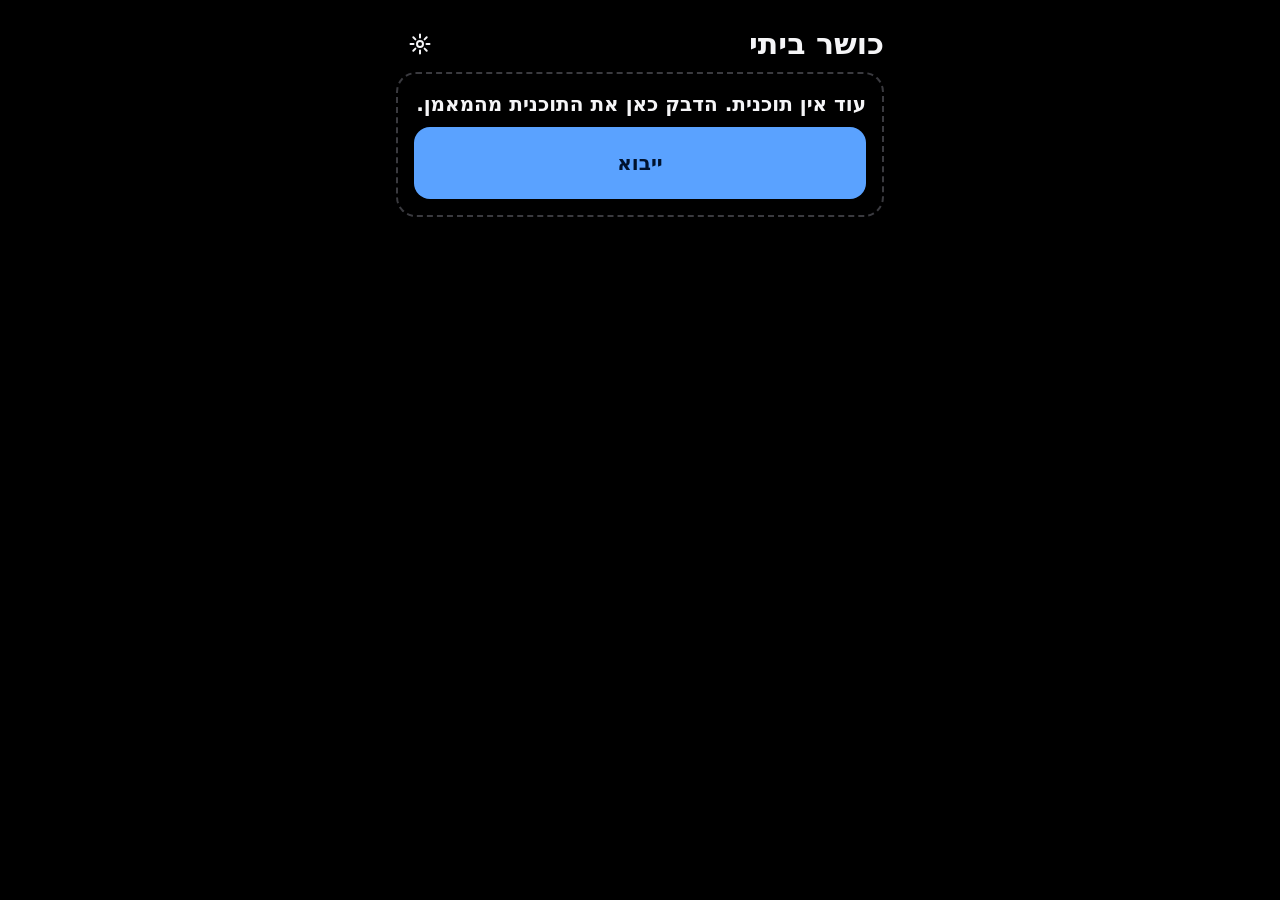
<file: index.html>
<!doctype html>
<html lang="he" dir="rtl">
<head>
  <meta charset="utf-8">
  <meta name="viewport" content="width=device-width, initial-scale=1, viewport-fit=cover">
  <meta name="theme-color" content="#000000">
  <meta name="color-scheme" content="dark">
  <meta name="apple-mobile-web-app-capable" content="yes">
  <meta name="mobile-web-app-capable" content="yes">
  <meta name="apple-mobile-web-app-status-bar-style" content="black-translucent">
  <meta name="apple-mobile-web-app-title" content="כושר">
  <title>כושר ביתי</title>
  <link rel="manifest" href="manifest.json">
  <link rel="apple-touch-icon" href="icons/apple-touch-icon.png">
  <link rel="icon" type="image/png" href="icons/icon-192.png">
  <link rel="stylesheet" href="css/styles.css">
</head>
<body>
  <div id="app"></div>
  <noscript>האפליקציה דורשת JavaScript.</noscript>
  <script type="module" src="js/app.js"></script>
</body>
</html>
</file>
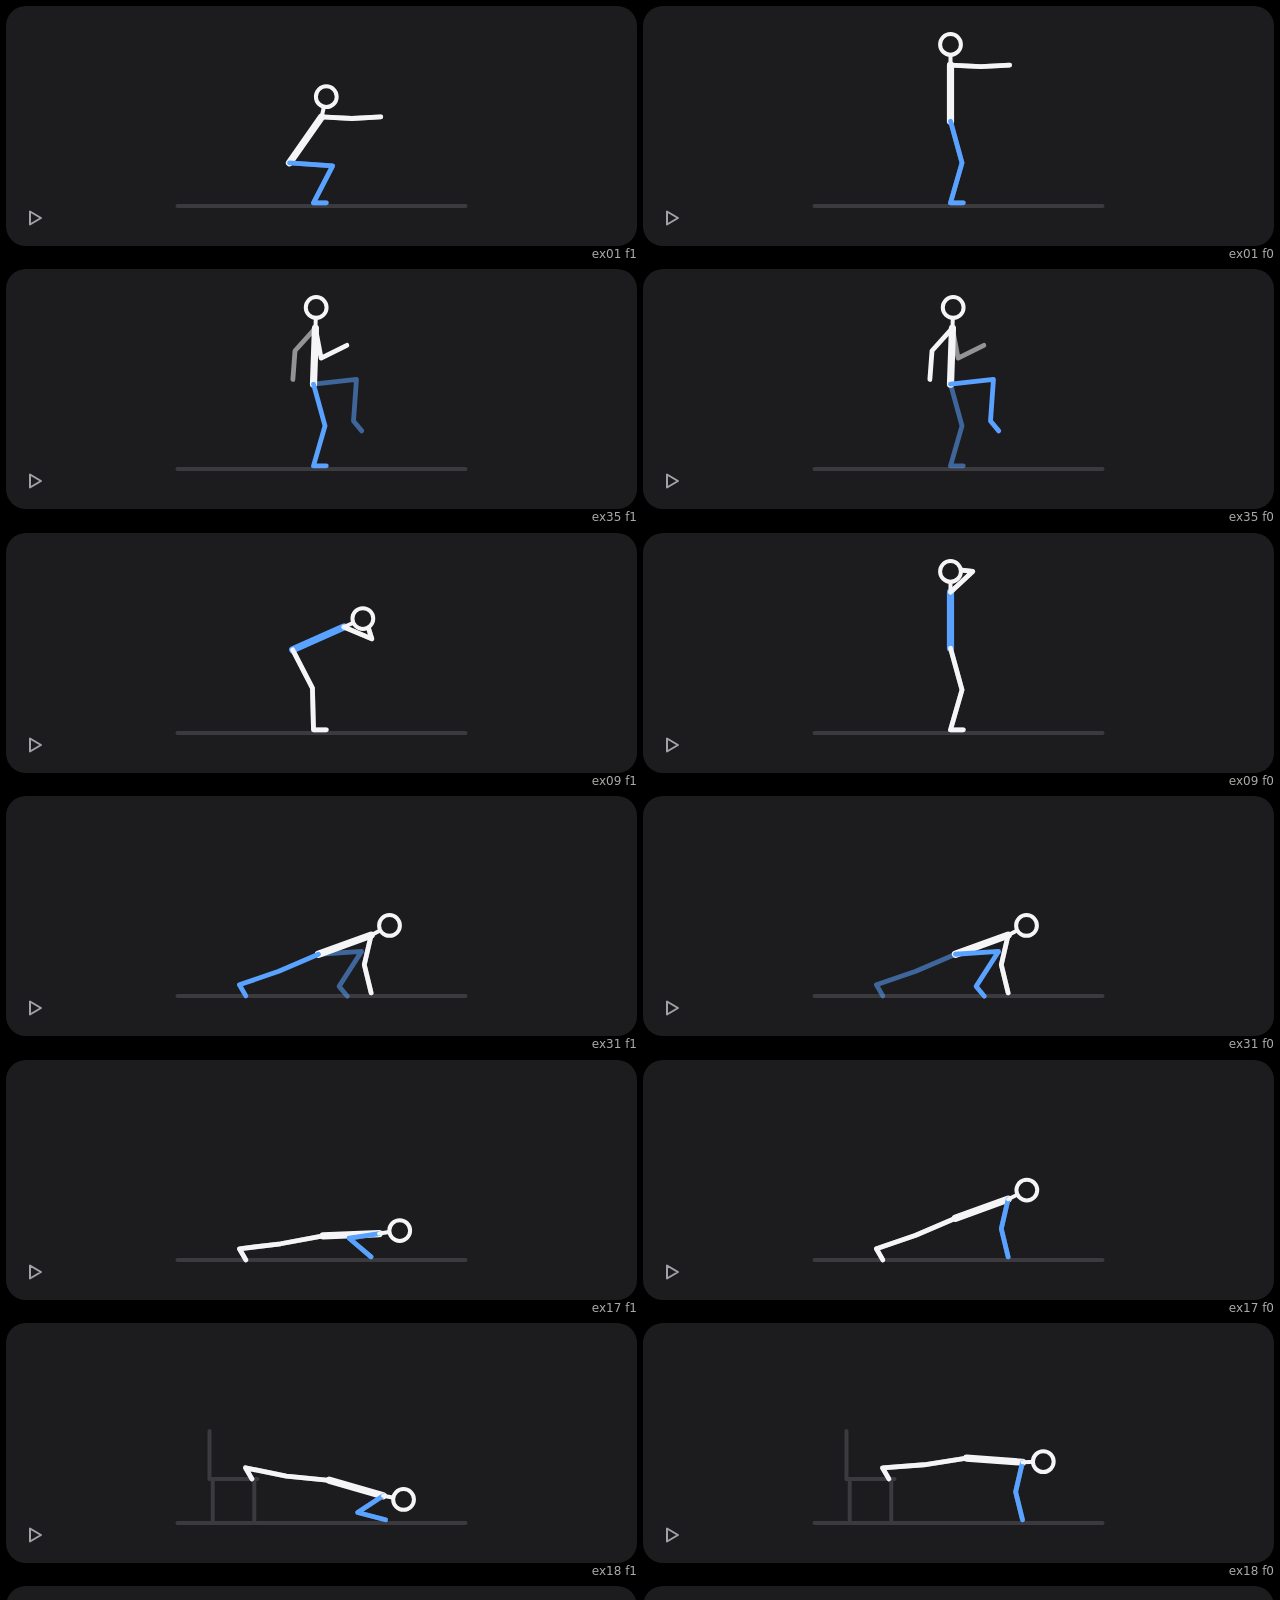
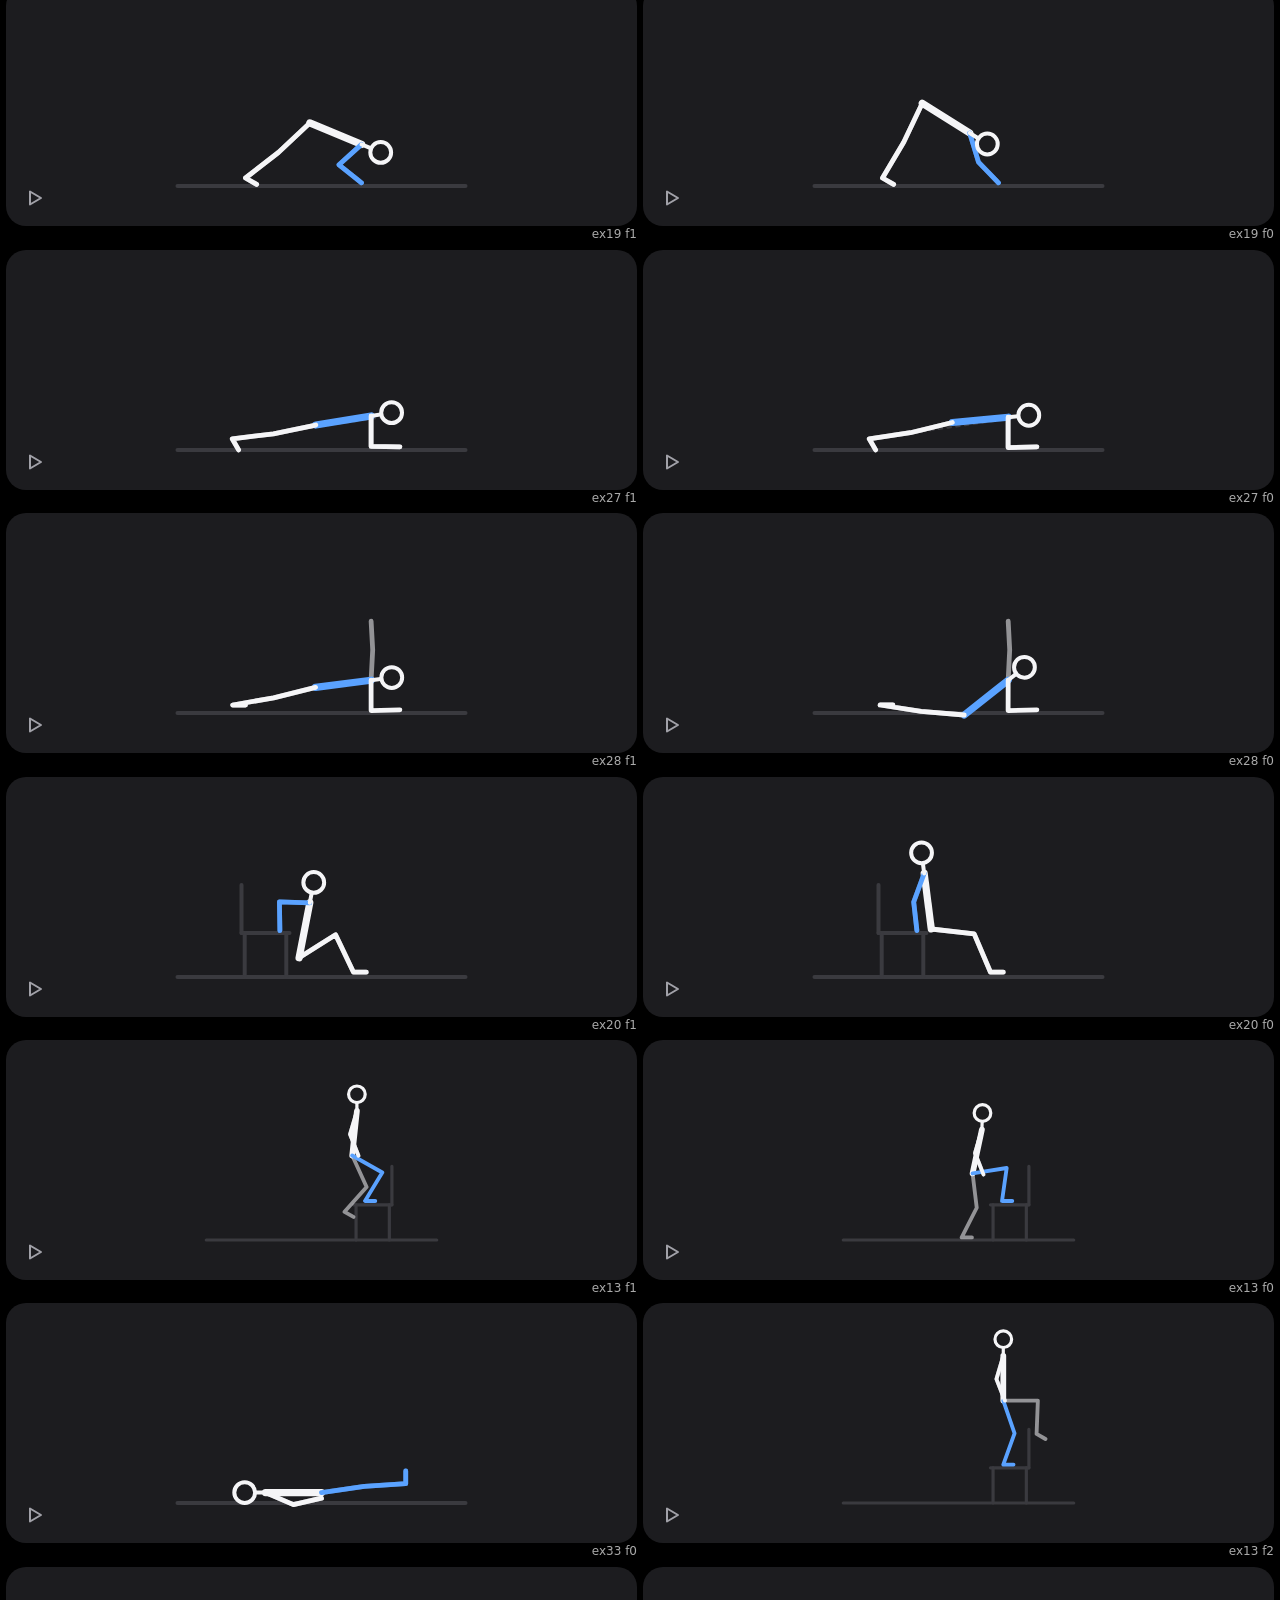
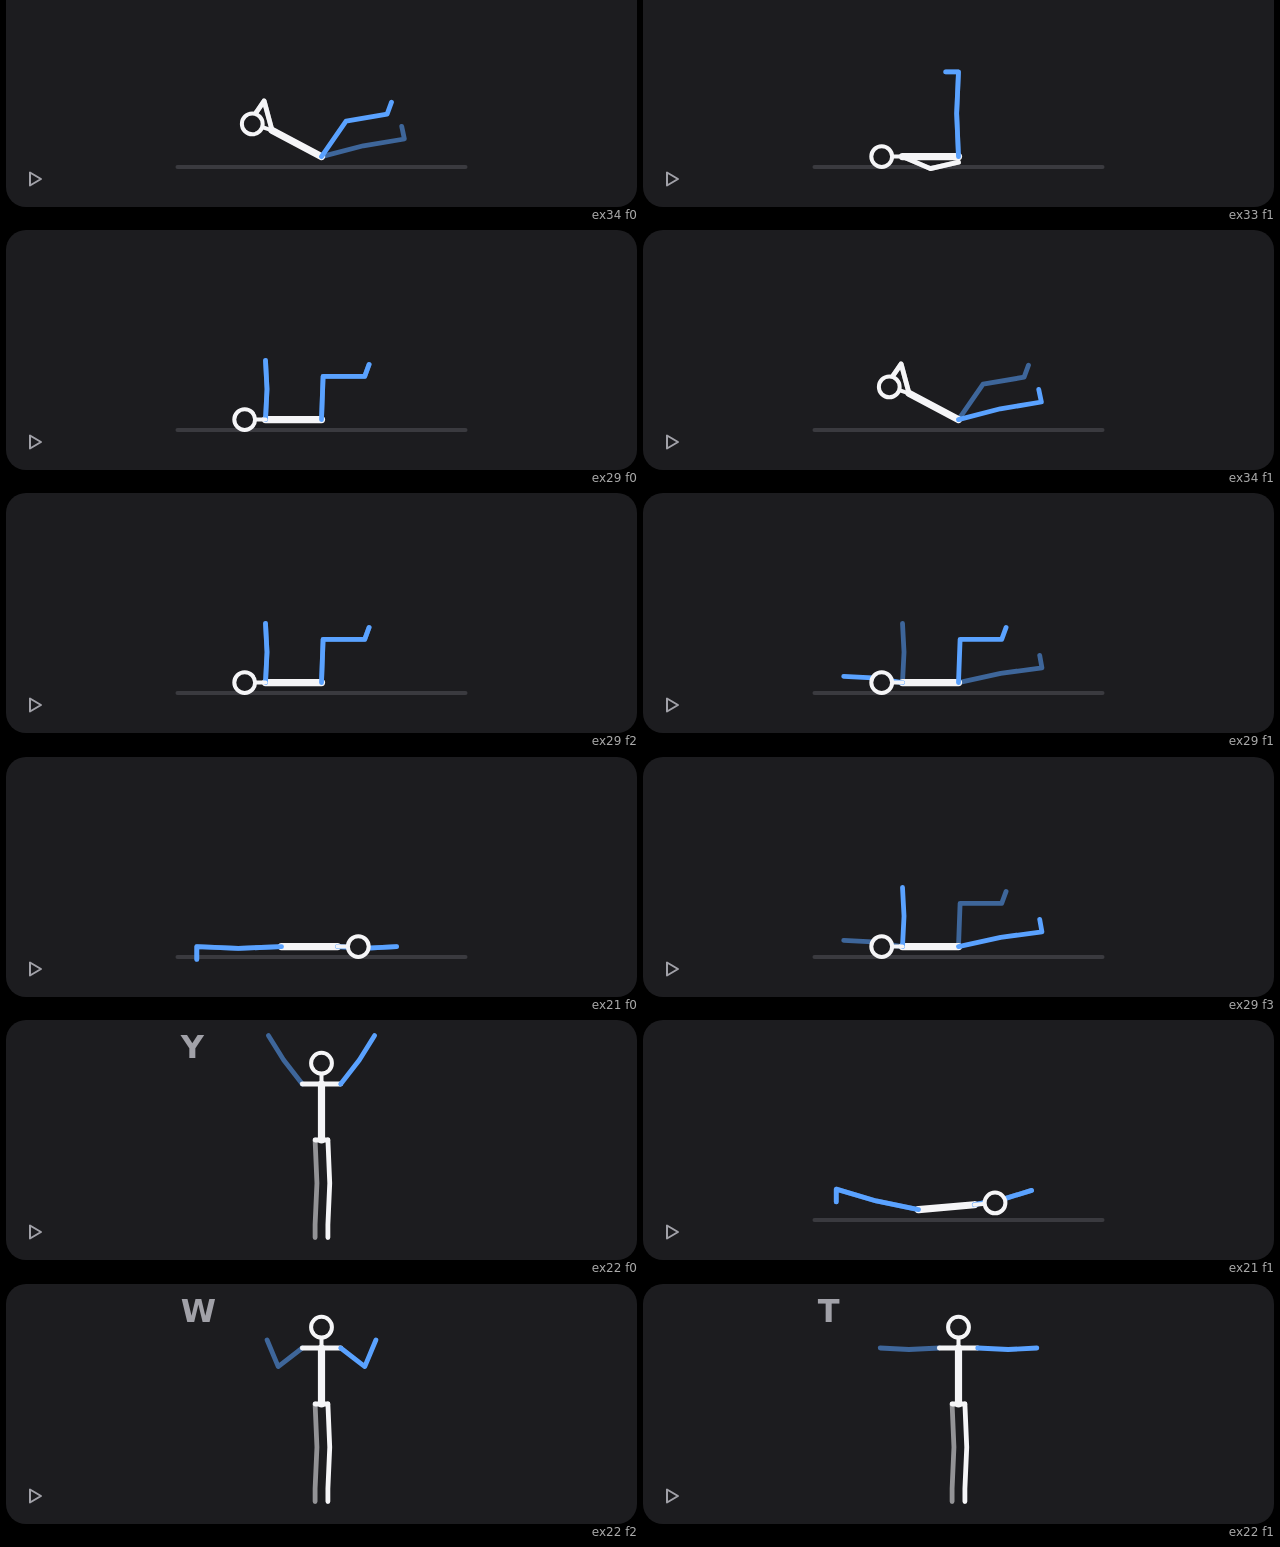
<file: tools/demo-sheet.html>
<!doctype html>
<html lang="he" dir="rtl"><head><meta charset="utf-8"><meta name="viewport" content="width=device-width, initial-scale=1">
<link rel="stylesheet" href="../css/styles.css"><title>demo sheet</title>
<style>.g{display:grid;grid-template-columns:1fr 1fr;gap:6px;padding:6px}.c{font-size:12px;color:#aaa}</style></head>
<body><div id="o" class="g"></div>
<script type="module">
import { loadDemos, createDemo } from '../js/demo.js';
const q = new URLSearchParams(location.search);
const map = await loadDemos('../data/demos.json');
const only = q.get('ref');
for (const [ref, d] of map) {
  if (only && only !== ref) continue;
  const n = d.frames.length;
  d.frames.forEach((f, i) => {
    const nxt = i + 1 < n ? d.ats[i + 1] : 1; const ph = q.get("mid") ? d.ats[i] + (nxt - d.ats[i]) * (d.frames[i].hold + (1 - d.frames[i].hold) * 0.5) : d.ats[i]; const el = createDemo(d); el._seek(ph);
    const c = document.createElement('div'); c.append(el);
    const t = document.createElement('div'); t.className = 'c'; t.textContent = ref + ' f' + i; c.append(t);
    document.getElementById('o').append(c);
  });
}
</script></body></html>
</file>
<file: css/styles.css>
:root {
  --bg: #000000; --s1: #121214; --s2: #1C1C1F; --s3: #2A2A2E; --line: #3A3A3F;
  --text: #F5F5F7; --text2: #A1A1A8; --accent: #5AA2FF; --on-accent: #00132E;
  --ok: #4CC26A; --warn: #E0A33A; --err: #FF6B63;
  color-scheme: dark;
}
* { box-sizing: border-box; -webkit-tap-highlight-color: transparent; }
html { -webkit-text-size-adjust: 100%; }
body {
  margin: 0; background: var(--bg); color: var(--text);
  font: 400 1.0625rem/1.45 -apple-system, system-ui, "Helvetica Neue", Arial, sans-serif;
  font-variant-numeric: tabular-nums; overflow-x: hidden;
}
button { font: inherit; color: inherit; border: 0; background: none; padding: 0; cursor: pointer; touch-action: manipulation; }
textarea { font: inherit; color: inherit; }
bdi, .num { unicode-bidi: isolate; }
h1, h2, h3, p { margin: 0; }
:focus-visible { outline: 3px solid var(--accent); outline-offset: 2px; }
.sr { position: absolute; width: 1px; height: 1px; overflow: hidden; clip: rect(0 0 0 0); }

#app { max-width: 520px; margin: 0 auto; min-height: 100dvh; }
.screen { display: flex; flex-direction: column; min-height: 100dvh; padding-inline: 16px; padding-top: max(16px, env(safe-area-inset-top)); }
.content { flex: 1; display: flex; flex-direction: column; gap: 12px; padding-bottom: 24px; }
.bottom { position: sticky; bottom: 0; background: var(--bg); padding-top: 8px; padding-bottom: max(16px, calc(env(safe-area-inset-bottom) + 8px)); display: flex; flex-direction: column; gap: 12px; }

.topbar { display: flex; align-items: center; justify-content: space-between; gap: 12px; min-height: 56px; }
.title { font-size: 1.875rem; font-weight: 800; line-height: 1.2; }
.sub { color: var(--text2); font-size: 1.0625rem; }
.label { font-size: 0.9375rem; font-weight: 600; color: var(--text2); }
.h-card { font-size: 1.25rem; font-weight: 600; }
.icon { width: 24px; height: 24px; fill: none; stroke: currentColor; stroke-width: 2; stroke-linecap: round; stroke-linejoin: round; flex: none; }
[dir=rtl] .flip { transform: scaleX(-1); }

.card { background: var(--s1); border-radius: 20px; padding: 16px; display: flex; flex-direction: column; gap: 8px; }
.card.empty { background: none; border: 2px dashed var(--line); align-items: flex-start; }
.card.err { border: 2px solid var(--err); }
.card.warn-card { border: 2px solid var(--warn); }
a.card, button.card { text-align: start; width: 100%; color: inherit; text-decoration: none; }
a.card:active, button.card:active { background: var(--s3); }

.btn { display: flex; align-items: center; justify-content: center; gap: 8px; width: 100%; border-radius: 16px; font-weight: 600; font-size: 1.25rem; text-decoration: none; }
.btn:active { background: var(--s3); }
.btn.primary { background: var(--accent); color: var(--on-accent); min-height: 72px; font-weight: 800; }
.btn.primary:active { background: #7DB6FF; }
.btn.secondary { background: var(--s2); color: var(--accent); min-height: 56px; }
.btn.text { color: var(--text2); min-height: 48px; font-size: 1.0625rem; }
.btn.danger { background: var(--s2); color: var(--err); min-height: 56px; }
.btn[disabled] { opacity: 0.4; pointer-events: none; }
.btn.inline { width: auto; padding-inline: 20px; }
.icon-btn { width: 48px; height: 48px; display: grid; place-items: center; border-radius: 16px; color: var(--text); }
.icon-btn:active { background: var(--s3); }
.row { display: flex; align-items: center; gap: 12px; }
.row.between { justify-content: space-between; }
.grow { flex: 1; min-width: 0; }
.nav3 { display: grid; grid-template-columns: 1fr 1fr 1fr; gap: 12px; }

.banner { display: flex; align-items: center; gap: 12px; background: var(--s1); border-radius: 20px; padding: 12px 16px; }
.banner p { flex: 1; font-size: 1rem; }
.banner .btn { width: auto; min-height: 48px; padding-inline: 16px; font-size: 1.0625rem; }
.banner.warn { border: 2px solid var(--warn); }
.banner.err { border: 2px solid var(--err); }
.ic-warn { color: var(--warn); } .ic-err { color: var(--err); } .ic-ok { color: var(--ok); } .ic-acc { color: var(--accent); }

.week { display: grid; grid-auto-flow: column; grid-auto-columns: 1fr; gap: 8px; }
.sq { background: var(--s1); border-radius: 16px; min-height: 72px; display: flex; flex-direction: column; align-items: center; justify-content: center; gap: 4px; font-size: 0.9375rem; font-weight: 600; color: var(--text2); }
.sq.done { color: var(--ok); } .sq.next { border: 3px solid var(--accent); color: var(--text); }
.day-card .meta { display: flex; gap: 12px; align-items: center; color: var(--text2); font-size: 1rem; }
.chip { display: inline-flex; align-items: center; gap: 4px; background: var(--s2); color: var(--text2); border-radius: 12px; padding: 4px 12px; font-size: 0.9375rem; font-weight: 600; min-height: 32px; }
.chip.next { background: var(--accent); color: var(--on-accent); }
button.chip { min-height: 48px; padding-inline: 16px; font-size: 1rem; color: var(--accent); }

.ex-list { display: flex; flex-direction: column; gap: 8px; }
.ex-row { display: flex; align-items: center; gap: 12px; background: var(--s1); border-radius: 16px; padding: 8px 16px; min-height: 72px; }
.ex-row .n { width: 32px; font-weight: 800; color: var(--text2); font-size: 1.25rem; }
.ex-name { font-size: 1.125rem; font-weight: 600; }

/* Active workout */
.seg { display: flex; gap: 4px; flex: 1; direction: rtl; }
.seg i { flex: 1; height: 6px; border-radius: 3px; background: var(--s3); }
.seg i.done { background: var(--ok); } .seg i.cur { background: var(--accent); }
.ex-title { font-size: 2rem; font-weight: 800; line-height: 1.2; }
.cues { color: var(--text2); }
.sets { display: flex; flex-direction: column; gap: 8px; }
.set-row { display: flex; align-items: center; gap: 12px; min-height: 72px; padding: 8px 16px; border-radius: 16px; background: var(--s1); width: 100%; text-align: start; }
.set-row.cur { border: 3px solid var(--accent); padding: 5px 13px; }
.set-row.done { color: var(--ok); }
.set-row.skipped { border: 2px dashed var(--line); color: var(--text2); background: none; }
.set-row .w { font-weight: 600; font-size: 1.125rem; }
.set-row .v { margin-inline-start: auto; font-size: 1.25rem; font-weight: 800; }
.stepper { display: flex; align-items: center; justify-content: center; gap: 16px; padding: 8px 0; }
.stepper button { width: 64px; height: 64px; border-radius: 16px; background: var(--s2); display: grid; place-items: center; }
.stepper button:active { background: var(--s3); }
.stepper .val { min-width: 96px; text-align: center; font-size: 2rem; font-weight: 800; }
.stepper .unit { display: block; font-size: 0.9375rem; font-weight: 600; color: var(--text2); }

.timer-wrap { display: flex; flex-direction: column; align-items: center; gap: 12px; padding: 8px 0; }
.ring { position: relative; width: min(280px, 72vw); aspect-ratio: 1; }
.ring svg { width: 100%; height: 100%; display: block; }
.ring .track { stroke: var(--s3); fill: none; } .ring .fill { stroke: var(--accent); fill: none; stroke-linecap: round; transform: rotate(-90deg); transform-origin: 50% 50%; }
.ring .digits { position: absolute; inset: 0; display: grid; place-items: center; font-size: 5rem; font-weight: 800; line-height: 1; direction: ltr; }
.ring.rest .digits { font-size: 4rem; }
.side-label { font-size: 2.25rem; font-weight: 800; color: var(--accent); }
.flash { animation: flash 0.7s 2; }
@keyframes flash { 0%, 100% { background: var(--bg); } 40% { background: #16304F; } }
.hint { background: var(--s1); border-radius: 16px; padding: 12px 16px; font-size: 1rem; color: var(--text2); display: flex; gap: 8px; align-items: center; }
.timer-strip { background: var(--s2); border-radius: 12px; padding: 8px 16px; font-weight: 600; text-align: center; margin-bottom: 8px; }

/* Summary */
.metrics { display: grid; grid-template-columns: repeat(3, 1fr); gap: 8px; }
.metric { background: var(--s1); border-radius: 16px; padding: 16px 8px; text-align: center; }
.metric b { display: block; font-size: 2rem; font-weight: 800; line-height: 1.1; }
.rpe { display: grid; grid-template-columns: repeat(5, 1fr); gap: 8px; }
.rpe button { height: 56px; border-radius: 12px; background: var(--s2); font-size: 1.25rem; font-weight: 800; }
.rpe button[aria-pressed=true], .yn button[aria-pressed=true] { background: var(--accent); color: var(--on-accent); }
.yn { display: grid; grid-template-columns: 1fr 1fr; gap: 8px; }
.yn button { height: 56px; border-radius: 12px; background: var(--s2); font-weight: 600; font-size: 1.125rem; }
.sum-row { display: flex; align-items: center; gap: 12px; padding: 8px 0; border-bottom: 1px solid var(--s3); }
.sum-row:last-child { border: 0; }
.sum-row.skipped { color: var(--text2); }

/* Import */
textarea.paste { width: 100%; min-height: 160px; background: var(--s2); border: 2px solid transparent; border-radius: 16px; padding: 12px 16px; resize: vertical; direction: ltr; text-align: left; font-family: ui-monospace, Menlo, monospace; font-size: 1rem; }
textarea.paste:focus { border-color: var(--accent); outline: 0; }
.errs { display: flex; flex-direction: column; gap: 8px; }
.errs li { list-style: none; }
ul.plain { margin: 0; padding: 0; display: flex; flex-direction: column; gap: 8px; }
.ok-text { color: var(--ok); font-weight: 600; }

/* Sheet */
.overlay { position: fixed; inset: 0; z-index: 50; background: rgba(0, 0, 0, 0.6); display: flex; flex-direction: column; justify-content: flex-end; }
.overlay.center { justify-content: center; padding: 24px; }
.sheet { background: var(--s1); border-radius: 28px 28px 0 0; margin-top: max(62px, env(safe-area-inset-top)); display: flex; flex-direction: column; min-height: 0; max-width: 520px; width: 100%; margin-inline: auto; flex: 1; }
.sheet-body { flex: 1; overflow-y: auto; padding: 24px 16px 16px; display: flex; flex-direction: column; gap: 16px; overscroll-behavior: contain; }
.sheet-foot { padding: 8px 16px max(16px, calc(env(safe-area-inset-bottom) + 8px)); display: flex; flex-direction: column; gap: 8px; }
.sheet h3 { font-size: 1.25rem; font-weight: 600; margin-bottom: 8px; }
.sheet ol, .sheet ul { margin: 0; padding: 0; list-style: none; display: flex; flex-direction: column; gap: 8px; }
.sheet ol { counter-reset: s; }
.sheet ol li { counter-increment: s; display: flex; gap: 12px; }
.sheet ol li::before { content: counter(s); font-weight: 800; color: var(--accent); min-width: 24px; }
.sheet ul li { display: flex; gap: 12px; align-items: flex-start; }
.sheet ul.mist li { color: var(--text); }
.dialog { background: var(--s1); border-radius: 20px; padding: 24px 16px 16px; display: flex; flex-direction: column; gap: 12px; max-width: 420px; width: 100%; margin-inline: auto; }

.toggle { display: flex; align-items: center; justify-content: space-between; gap: 12px; min-height: 56px; }
.switch { position: relative; width: 56px; height: 32px; border-radius: 16px; background: var(--s3); flex: none; }
.switch::after { content: ""; position: absolute; top: 4px; inset-inline-start: 4px; width: 24px; height: 24px; border-radius: 50%; background: var(--text); transition: inset-inline-start 0.15s; }
.switch[aria-checked=true] { background: var(--accent); }
.switch[aria-checked=true]::after { inset-inline-start: 28px; background: var(--on-accent); }
.toggle-btn { width: 100%; display: flex; align-items: center; justify-content: space-between; gap: 12px; min-height: 56px; text-align: start; }
pre.errlog { margin: 0; white-space: pre-wrap; word-break: break-word; font-size: 0.8125rem; color: var(--text2); direction: ltr; text-align: left; }
.toast { position: fixed; inset-inline: 16px; bottom: max(96px, calc(env(safe-area-inset-bottom) + 88px)); z-index: 60; background: var(--s2); border-radius: 16px; padding: 12px 16px; text-align: center; font-weight: 600; max-width: 480px; margin-inline: auto; }
.crash { position: fixed; inset: 0; z-index: 100; background: var(--bg); display: flex; flex-direction: column; justify-content: center; gap: 16px; padding: 24px; }

@media (prefers-reduced-motion: reduce) { .flash { animation: none; } .switch::after { transition: none; } }
.alerts { position: fixed; inset-inline: 16px; top: max(8px, env(safe-area-inset-top)); z-index: 70; max-width: 488px; margin-inline: auto; }
.set-row.cur .stepper { padding: 0; gap: 4px; }
.set-row.cur .stepper button { width: 64px; height: 64px; background: var(--s2); }
.set-row.cur .stepper .val { min-width: 48px; font-size: 2rem; font-weight: 800; text-align: center; }
.set-row.cur { min-height: 80px; }
.banner.warn { flex-wrap: wrap; }
.banner.warn p { flex: 1 1 calc(100% - 48px); }
.banner.warn .row { width: 100%; justify-content: flex-end; }

/* Exercise demo (how-to sheet) */
.demo { flex: none; position: relative; background: var(--s2); border-radius: 20px; overflow: hidden; cursor: pointer; }
.demo svg { display: block; width: 100%; aspect-ratio: 4 / 3; max-height: 240px; }
.demo .gr { stroke: var(--line); stroke-width: 5; fill: none; stroke-linecap: round; stroke-linejoin: round; }
.demo .guide { stroke: var(--line); stroke-width: 3; stroke-dasharray: 4 7; stroke-linecap: round; }
.demo .limb, .demo .torso, .demo .neck, .demo .bar { stroke: var(--text); fill: none; stroke-linecap: round; stroke-linejoin: round; }
.demo .limb { stroke-width: 6; } .demo .torso { stroke-width: 9; } .demo .neck { stroke-width: 5; } .demo .bar { stroke-width: 6; }
.demo .far { opacity: 0.55; }
.demo .acc { stroke: var(--accent); }
.demo .head { fill: var(--s2); stroke: var(--text); stroke-width: 5; }
.demo .lbl { fill: var(--text2); font-size: 40px; font-weight: 800; direction: ltr; }
.demo-toggle { position: absolute; inset-block-end: 4px; inset-inline-end: 4px; width: 48px; height: 48px; border-radius: 16px; display: grid; place-items: center; color: var(--text2); }
.demo-toggle:active { background: var(--s3); }
</file>
